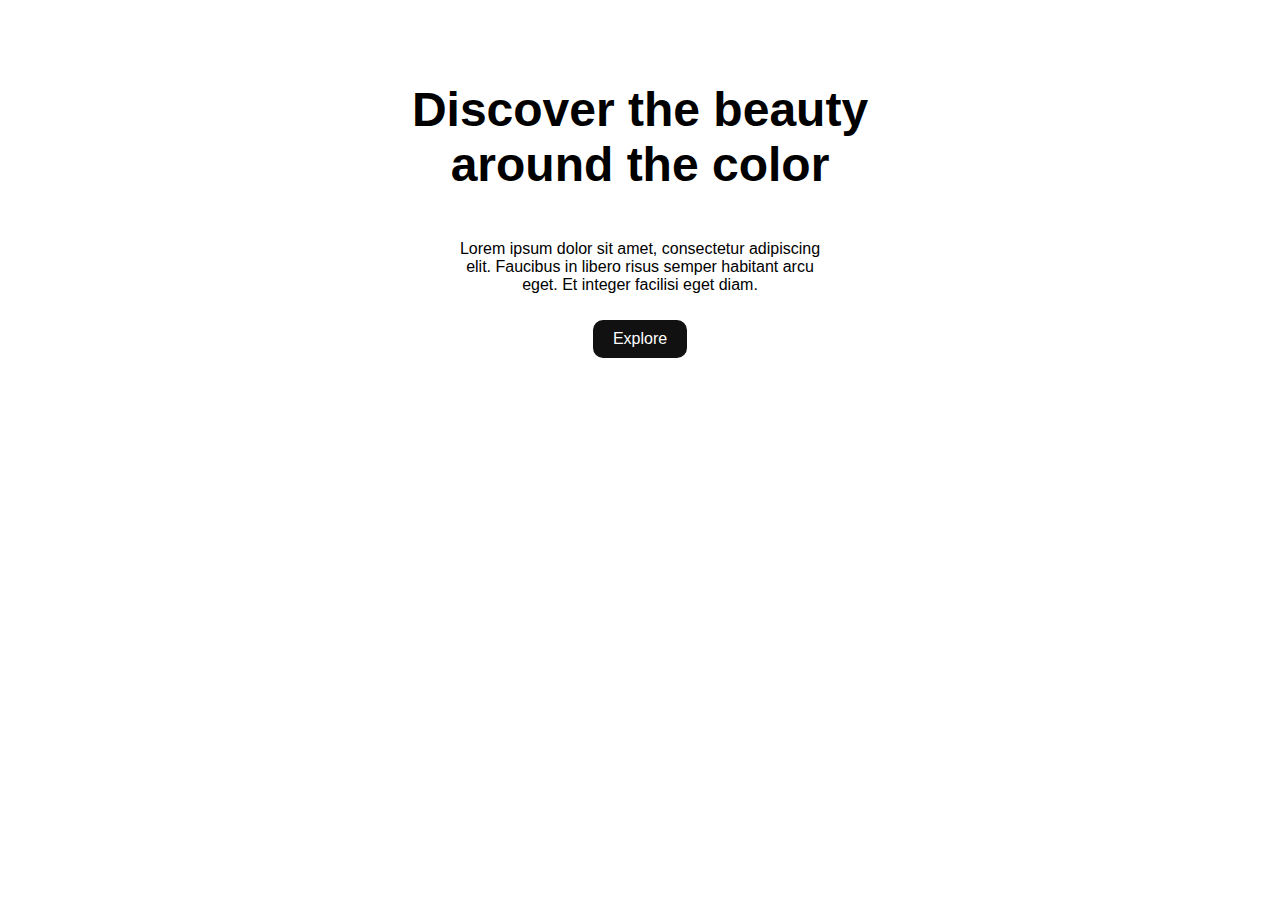
<file: prototips/prototip_1/index.html>
<!DOCTYPE html>
<html lang="en">
<head>
    <meta charset="UTF-8">
    <meta name="viewport" content="width=device-width, initial-scale=1.0">
    <title>Prototip 1</title>
    <link rel="stylesheet" href="index.css">
</head>
<body>
    <h1>Discover the beauty <br>
    around the color</h1>
    <p>Lorem ipsum dolor sit amet, consectetur adipiscing <br>
    elit. Faucibus in libero risus semper habitant arcu <br>
    eget. Et integer facilisi eget diam.</p>
    <button>Explore</button>
</body>
</html>
</file>
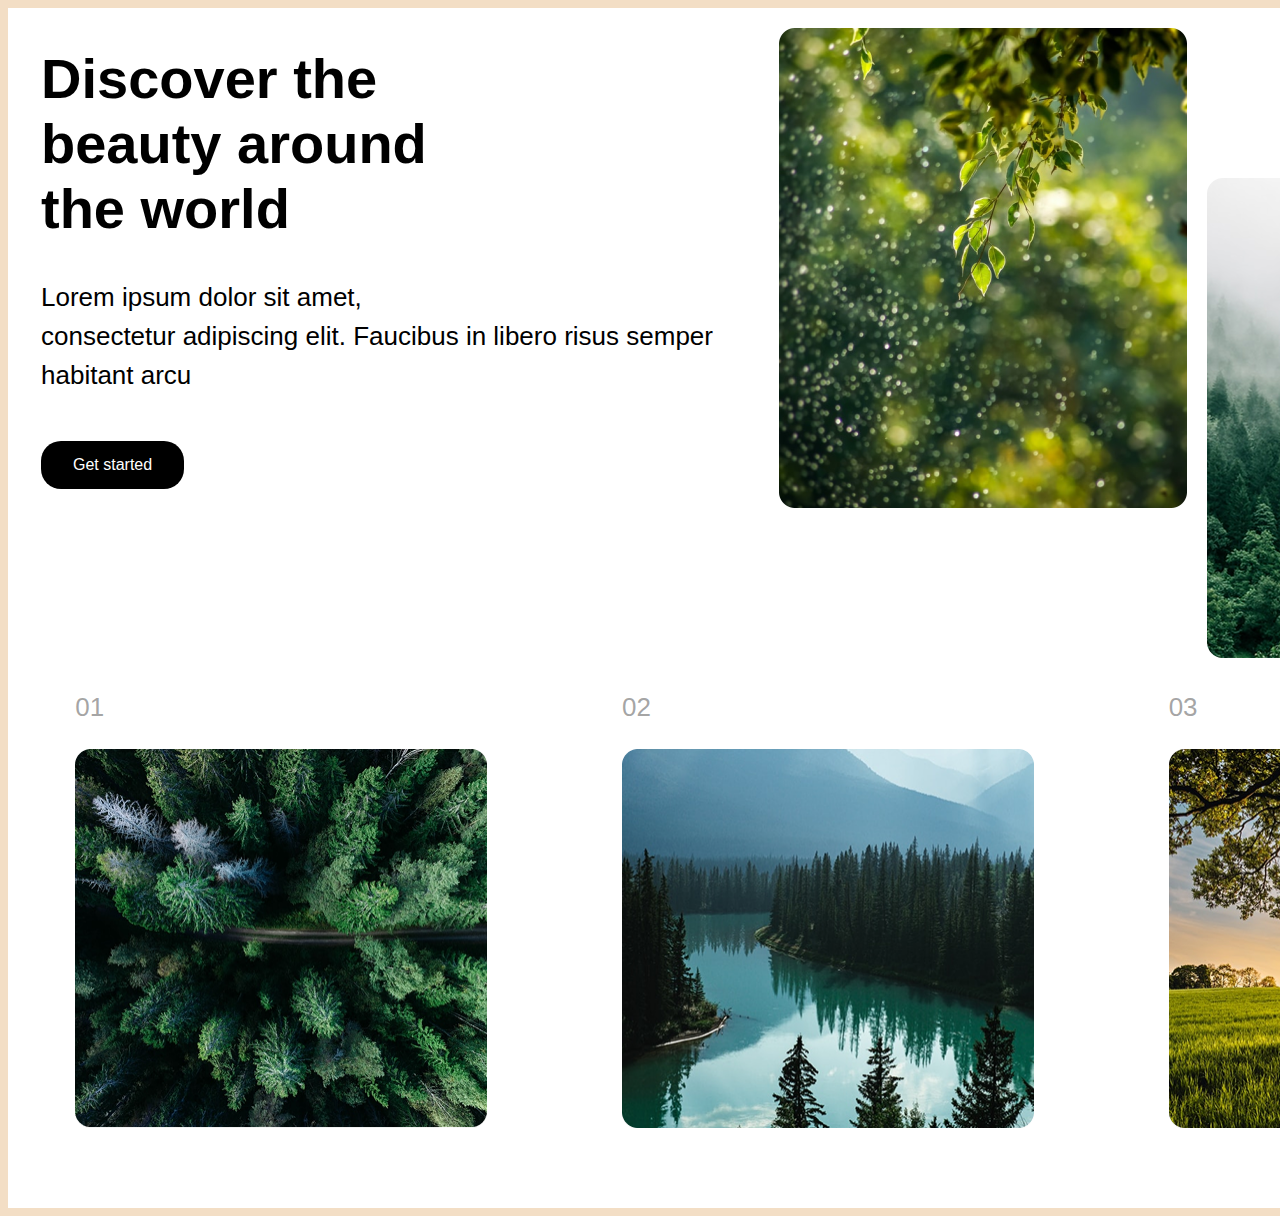
<file: prototips/prototip_2/index.html>
<!DOCTYPE html>
<html lang="es">
<head>
    <meta charset="UTF-8">
    <meta name="viewport" content="width=device-width, initial-scale=1.0">
    <title>Prototip 2</title>
    <link rel="stylesheet" href="index.css">
</head>
<body>
    <main>
        <div class="arriba">
            <div class="arriba1">
                <h1>Discover the <br>
                beauty around <br>
                the world</h1>
                <p>Lorem ipsum dolor sit amet, <br>
                consectetur adipiscing elit.
                Faucibus in libero risus semper <br>
                habitant arcu</p>
                <button>Get started</button>
            </div>
            <div class="arriba2">
                <div class="arriba2-foto1">
                <img src="fotos2/image.png" alt="foto 1 prototip 2" width="408 px" height="480 px">
                </div>
                <div class="arriba2-foto2">
                <img src="fotos2/arrina-derecha.png" alt="foto 2 prototip 2" width="408 px" height="480 px">
                </div>
            </div>
        </div>
        <div class="abajo">
            <div class="abajo1">
                <p>01</p>
                <img src="fotos2/abajo1.png" alt="foto 3 prototip 2" width="412 px" height="379.16 px">
            </div>
            <div class="abajo2">
                <p>02</p>
                <img src="fotos2/abajo2.png" alt="foto 4 prototip 2" width="412 px" height="379.16 px">
            </div>
            <div class="abajo3">
                <p>03</p>
                <img src="fotos2/abajo3.png" alt="foto 5 prototip 2" width="412 px" height="379.16 px">
            </div>
        </div>
    </main>
</body>
</html>
</file>
<file: prototips/prototip_1/index.css>
button{
    background-color: rgb(17, 17, 17);
    color: white;
    border: none;
    padding: 10px 20px;
    margin: 10px;
    border-radius: 10px;
    cursor: pointer;
    font-size: 16px;
}
body{
    font-family: Arial, sans-serif;
    text-align: center;
    margin: 50px;
    align-items: center;
    display: flex;
    flex-direction: column;}
h1{
    font-size: 48px;}
</file>
<file: prototips/prototip_2/index.css>
body{
    font-family: Arial, Helvetica, sans-serif;
    background-color: rgb(243, 222, 197);
}
main{
    height: 1200px;
    width: 1640px;
    font-family: Arial, Helvetica, sans-serif;
    justify-content: center;
    align-items: center;
    margin: auto;
    background-color: white;
}
.arriba{
    display: flex;
    justify-content: space-around;
    margin-bottom: 20px;
}
.arriba2{
    display: flex;
    justify-content: space-around;
    gap: 20px;
    margin-top: 20px;
}
.arriba2-foto2{
    margin-top: 150px;
}
.abajo{
    display: flex;
    justify-content: space-around;
}
.arriba p{
    font-size: 26px;
    line-height: 1.5;
    margin-top: 20px;
}
button{
    background-color: #000000; 
    border: none;
    color: white;
    padding: 15px 32px;
    text-align: center;
    text-decoration: none;
    display: inline-block;
    font-size: 16px;
    margin-top: 20px;
    cursor: pointer;
    border-radius: 20px;
}
h1{
    font-size: 56px;
}
.abajo p{
    font-size: 26px;
    text-align: start;
    margin-top: 10px;
    color: #919191d2;
}
</file>
